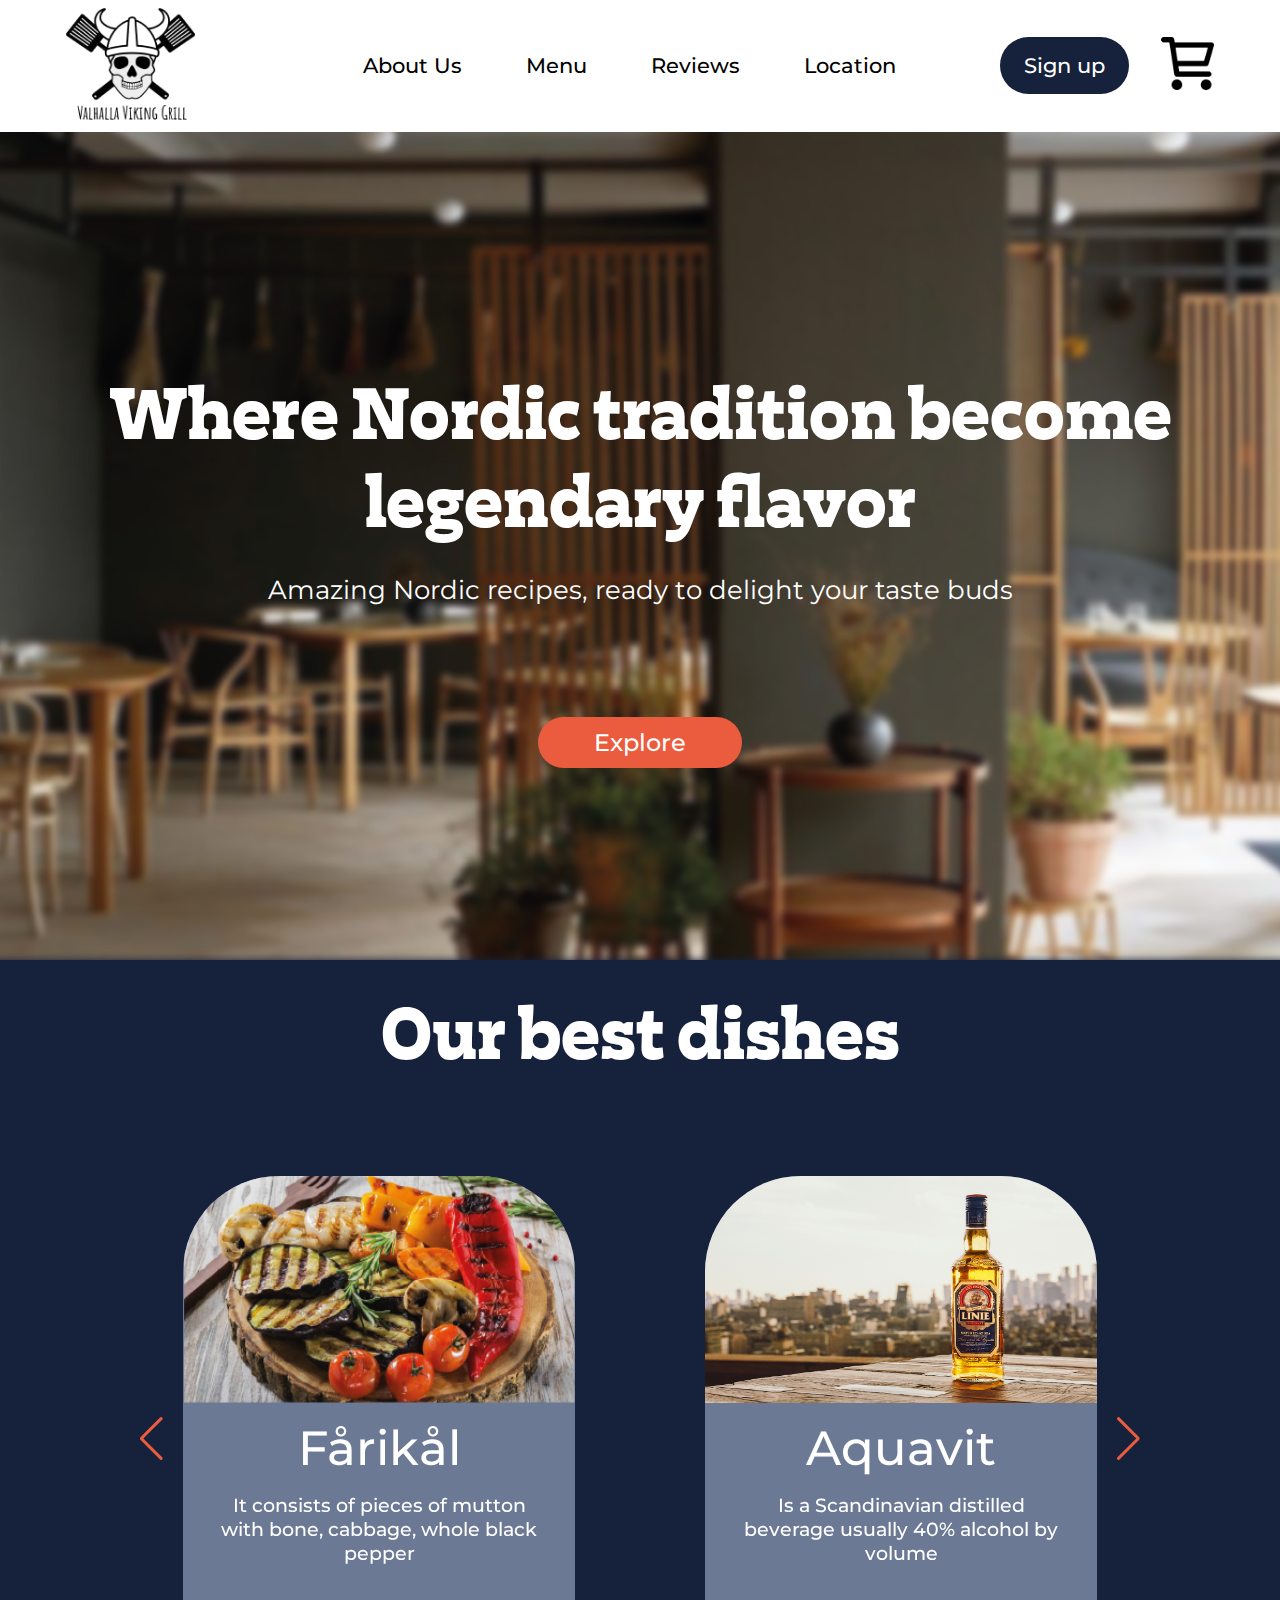
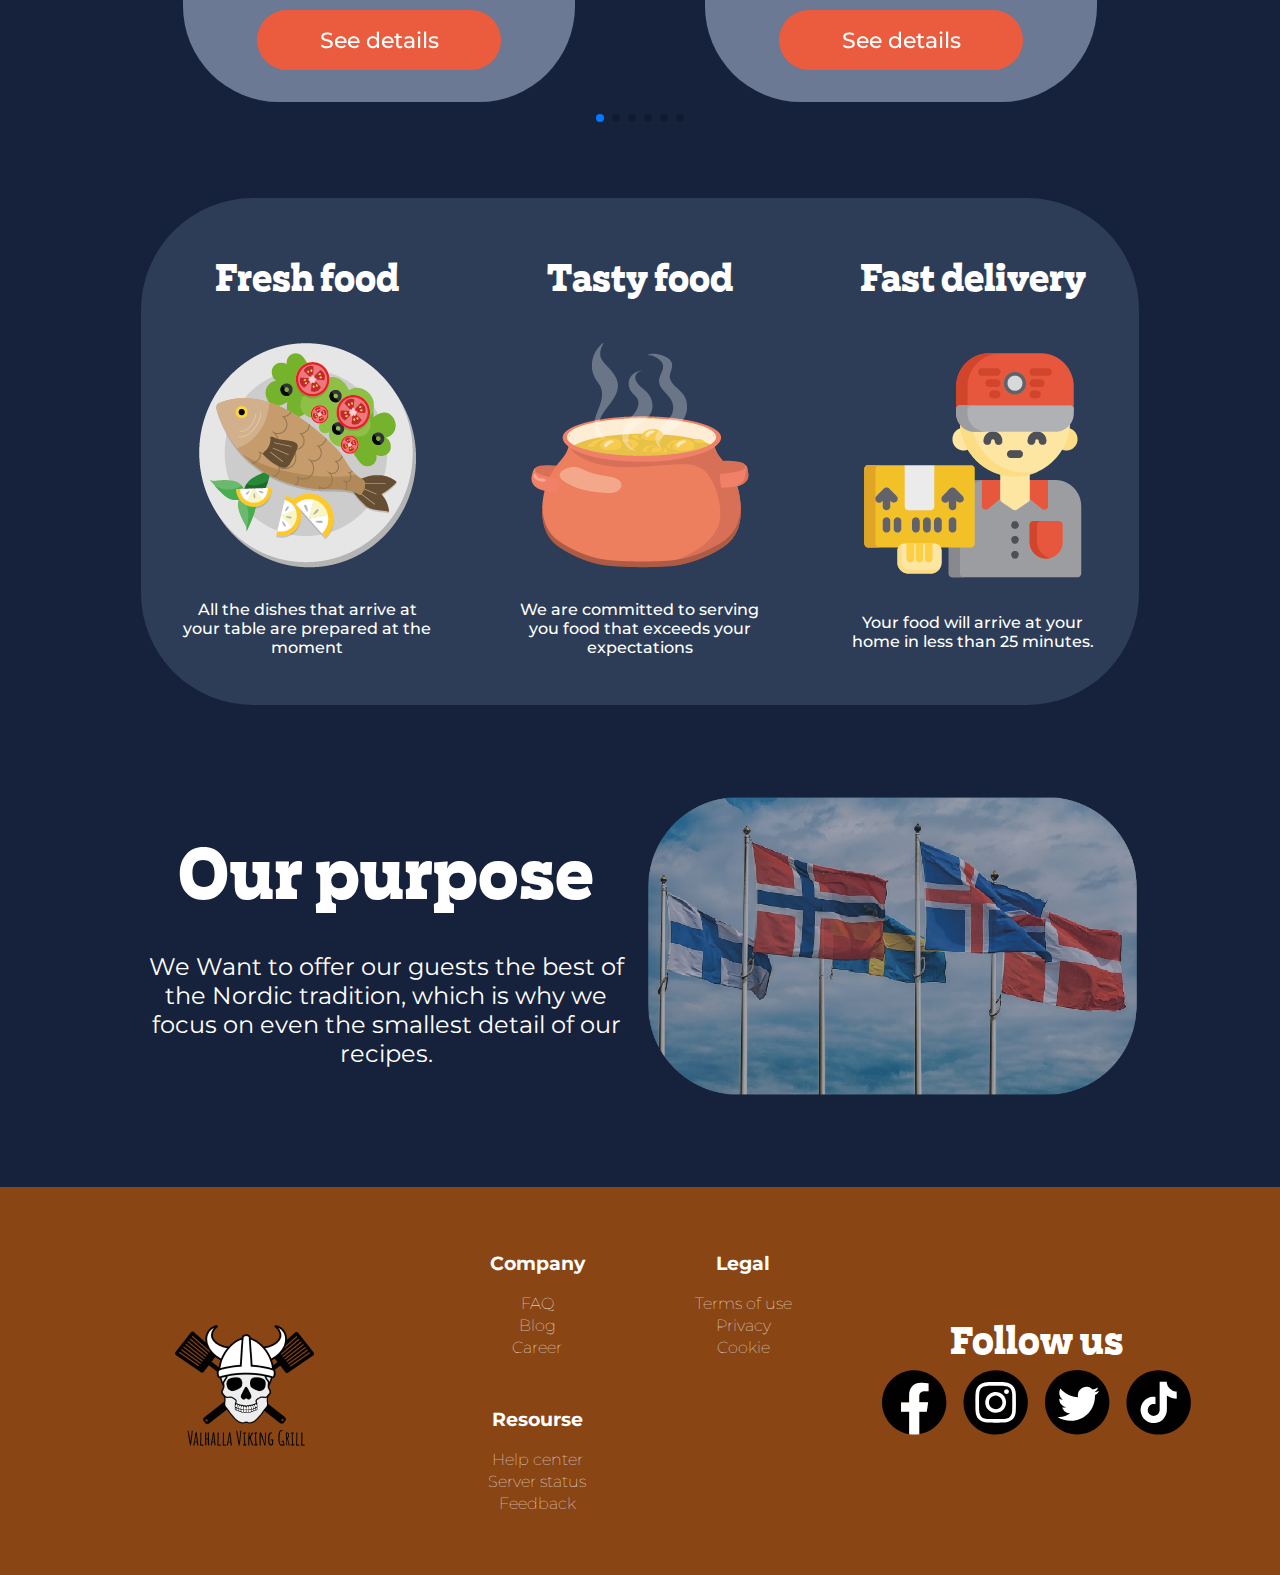
<file: index.html>
<!DOCTYPE html>
<html lang="en">

<head>
    <meta charset="UTF-8">
    <meta name="viewport" content="width=device-width, initial-scale=1.0">
    <title>Restaurant</title>

    <link rel="preconnect" href="https://fonts.googleapis.com">
    <link rel="preconnect" href="https://fonts.gstatic.com" crossorigin>
    <link href="https://fonts.googleapis.com/css2?family=Montserrat:wght@500&display=swap" rel="stylesheet">

    <link rel="stylesheet" href="https://cdn.jsdelivr.net/npm/swiper@10/swiper-bundle.min.css">

    <link rel="stylesheet" href="./css/main.css">

    <style>
        .swiper-hero {
            display: flex;
            width: 80vw;
            margin: auto;
            padding-bottom: 2rem;
            padding-top: 2rem;
            justify-content: center;
            margin-top: 4rem;
            margin-bottom: 4rem;
        }

        @media (max-width: 767.98px) {
            .swiper-hero {
                display: flex;
                width: 100%;
                margin: auto;
                justify-content: center;
                margin-top: 4rem;
                margin-bottom: 4rem;
            }

        }

        .swiper-hero .swiper-slide {
            width: 350px;
            display: flex;
            justify-content: center;
            /* Centra horizontalmente */
            align-items: center;
            /* Centra verticalmente */
            text-align: center;
        }
    </style>

</head>

<body>
    <header class="header-container">
        <nav class="top-nav">
            <a href="index.html"><img class="logo" src="./img/logo.png" alt="Restaurant logo"></a>
            <input class="mobile-check" type="checkbox">
            <label class="mobile-btn">
                <span></span>
            </label>
            <div class="navigation-lists">

                <ul class="navigation-list">
                    <li><img class="log-navigation-list" src="./img/logo.png" alt=""></li>
                    <li><a class="navigation-element" href="#">About Us</a></li>
                    <li><a class="navigation-element" href="menu.html">Menu</a></li>
                    <li><a class="navigation-element" href="#">Reviews</a></li>
                    <li><a class="navigation-element" href="#">Location</a></li>
                </ul>
                <ul class="navigation-list navigation-login">
                    <li><a class="sign-in navigation-element" href="#">Sign up</a></li>
                    <li>
                        <a class="navigation-element" href="#">
                            <img class="cart" src="./img/cart.png" alt="cart">
                        </a>
                    </li>
                </ul>
            </div>
        </nav>
        <h1 class="main-title">Where Nordic tradition become legendary flavor</h1>
        <p class="main-text">Amazing Nordic recipes, ready to delight your taste buds</p>
        <div class="btn-container">
            <a class="btn-explore" href="#featured">Explore</a>
        </div>
    </header>
    <main>


        <h2 id="featured" class="featured-text">Our best dishes</h2>
        <div class="swiper swiper-hero">
            <div class="swiper-wrapper">
                <!-- Slides -->
                <div class="swiper-slide">
                    <div class="food-container">
                      <img class= " featured-img" src="./img/food-example.png" alt="Food">
                        <h3 class="food-text">Fårikål</h3>
                        <p class="food-description"> It consists of pieces of mutton with bone, cabbage, whole black
                            pepper</p>
                        <a class="details-buttom" href="index2.html#buy">See details</a>
                    </div>

                </div>
                <div class="swiper-slide">
                    <div class="food-container">
                        <img class="featured-img" src="./img/Aquavit.jpg" alt="Food">
                        <h3 class="food-text">Aquavit</h3>
                        <p class="food-description">Is a Scandinavian distilled beverage usually 40% alcohol by volume</p>
                        <a class="details-buttom" href="index2.html#buy">See details</a>
                    </div>

                </div>
                <div class="swiper-slide">

                    <div class=" food-container">
                        <img class="featured-img" src="./img/dessert.jpg" alt="Food">
                        <h3 class="food-text">Galette</h3>
                        <p class="food-description">It can be had hot, warm ort is a Scandinavian distilled beverage usually 40% alcohol by volume</p>
                        <a class="details-buttom" href="index2.html#buy">See details</a>
                    </div>

                </div>

                <div class="swiper-slide">
                    <div class=" food-container">
                        <img class="featured-img" src="./img/food-example.png" alt="Food">
                        <h3 class="food-text">Fårikål</h3>
                        <p class="food-description"> It consists of pieces of mutton with bone, cabbage, whole black
                            pepper</p>
                        <a class="details-buttom" href="index2.html#buy">See details</a>
                    </div>

                </div>
                <div class="swiper-slide">

                    <div class=" food-container">
                        <img class="featured-img" src="./img/Aquavit.jpg" alt="Food">
                        <h3 class="food-text">Aquavit</h3>
                        <p class="food-description">Is a Scandinavian distilled beverage usually 40% alcohol by volume</p>
                        <a class="details-buttom" href="index2.html#buy">See details</a>
                    </div>

                </div>
                <div class="swiper-slide">

                    <div class=" food-container">
                        <img class="featured-img" src="./img/dessert.jpg" alt="Food">
                        <h3 class="food-text">Gallete</h3>
                        <p class="food-description">It can be had hot, warm ort is a Scandinavian distilled beverage usually 40% alcohol by volume</p>
                        <a class="details-buttom" href="index2.html#buy">See details</a>
                  </div>
                
              </div>    
            </div>
            <div class=" swiper-pagination">
                    </div>

                    <div class="swiper-button-prev"></div>
                    <div class="swiper-button-next"></div>
                </div>





                <div class="caracteristics-container">
                    <section class="center">
                        <h3 class="nv-md">Fresh food</h3>
                        <img src="./img/fish.png" alt="Fish-img" class="img-center">
                        <p class="ms-md">All the dishes that arrive at your table are prepared at the moment</p>
                    </section>
                    <section class="center">
                        <h3 class="nv-md">Tasty food</h3>
                        <img src="./img/pot.png" alt="Pot" class="img-center">
                        <p class="ms-md">We are committed to serving you food that exceeds your expectations </p>
                    </section>
                    <section class="center">
                        <h3 class="nv-md">Fast delivery</h3>
                        <img src="./img/delivery-man.png" alt="Delivery-man" class="img-center">
                        <p class="ms-md">Your food will arrive at your home in less than 25 minutes.</p>
                    </section>
                </div>


                <section class="our-porpuse-container">
                   <div>
                    <h2 class="featured-text">Our purpose</h2>
                    <p class="porpuse-text">
                        We Want to offer our guests the best
                        of the Nordic tradition, which is why
                        we focus on even the smallest detail
                        of our recipes.
                    </p>
                   </div> 
                    <img src="./img/flags.png" alt="flags images" class="flags-img">
                </section>


                <footer class="footer-container">
                    <div class="logo">
                        <img src="./img/logo.png" alt="">
                    </div>

                    <div class="footer-content">
                        <div class="footer-links">
                            <section>
                                <h3>Company</h3>
                                <ul class="nav-bottom-list">
                                    <li><a class="nav-bottom-link" href="#">FAQ</a></li>
                                    <li><a class="nav-bottom-link" href="#">Blog</a></li>
                                    <li><a class="nav-bottom-link" href="#">Career</a></li>
                                </ul>
                            </section>

                            <section>
                                <h3>Legal</h3>
                                <ul class="nav-bottom-list">
                                    <li><a class="nav-bottom-link" href="#">Terms of use</a></li>
                                    <li><a class="nav-bottom-link" href="#">Privacy</a></li>
                                    <li><a class="nav-bottom-link" href="#">Cookie</a></li>
                                </ul>
                            </section>

                            <section>
                                <h3>Resourse</h3>
                                <ul class="nav-bottom-list">
                                    <li><a class="nav-bottom-link" href="#">Help center</a></li>
                                    <li><a class="nav-bottom-link" href="#">Server status</a></li>
                                    <li><a class="nav-bottom-link" href="#">Feedback</a></li>
                                </ul>
                            </section>
                        </div>
                    </div>

                    <div class="follow-content">
                        <h3 class="follow-text">Follow us</h3>
                        <div class="social-network-links">
                            <a href=""> <img src="./img/facebook.svg" alt="" class="follow-img"></a>
                            <a href="https://www.instagram.com/sr.peregil97/"> <img src="./img/Group 28.svg" alt="" class="follow-img"></a>
                            <a href=""> <img src="./img/Group 29.svg" alt="" class="follow-img"></a>
                            <a href=""> <img src="./img/Group 30.svg" alt="" class="follow-img"></a>
                        </div>
                    </div>


                </footer>



    </main>

    <script src="https://cdn.jsdelivr.net/npm/swiper@8/swiper-bundle.min.js"></script>

    <script src="./js/main.js"></script>


</body>

</html>
</file>
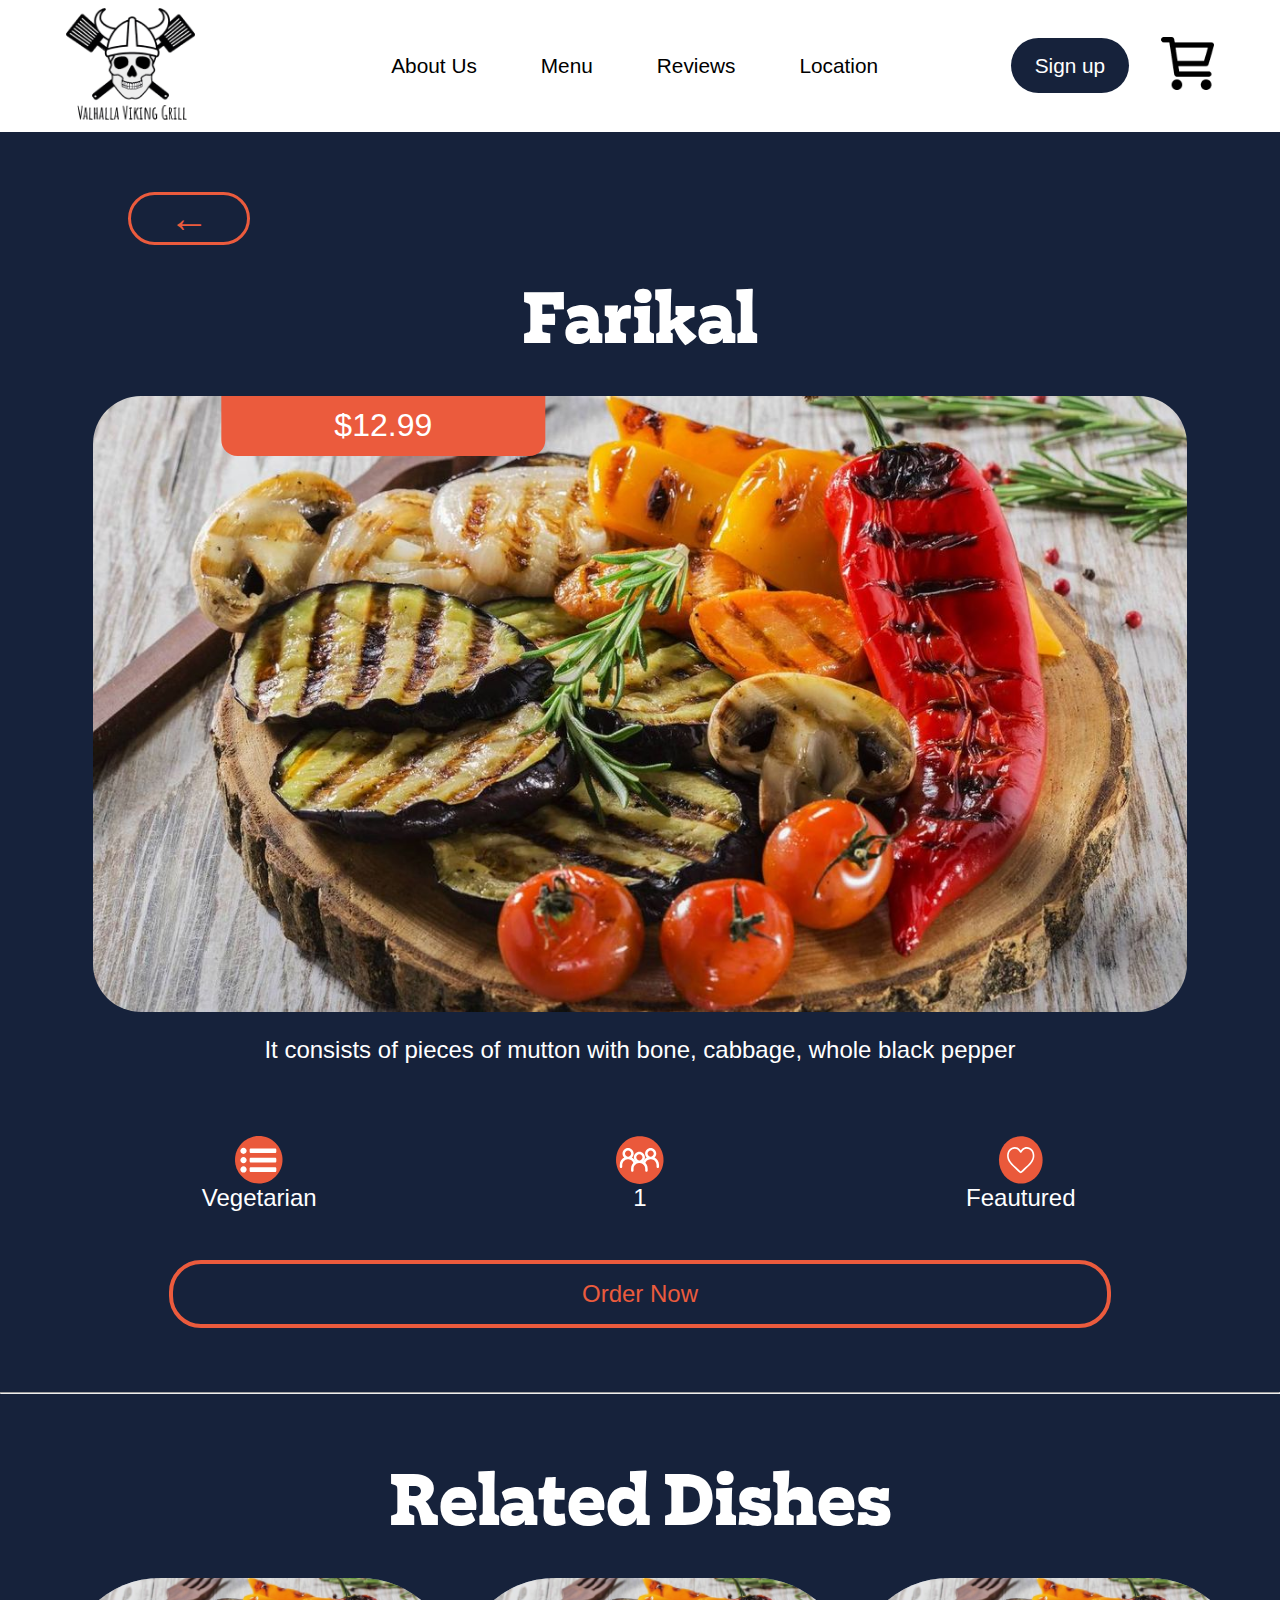
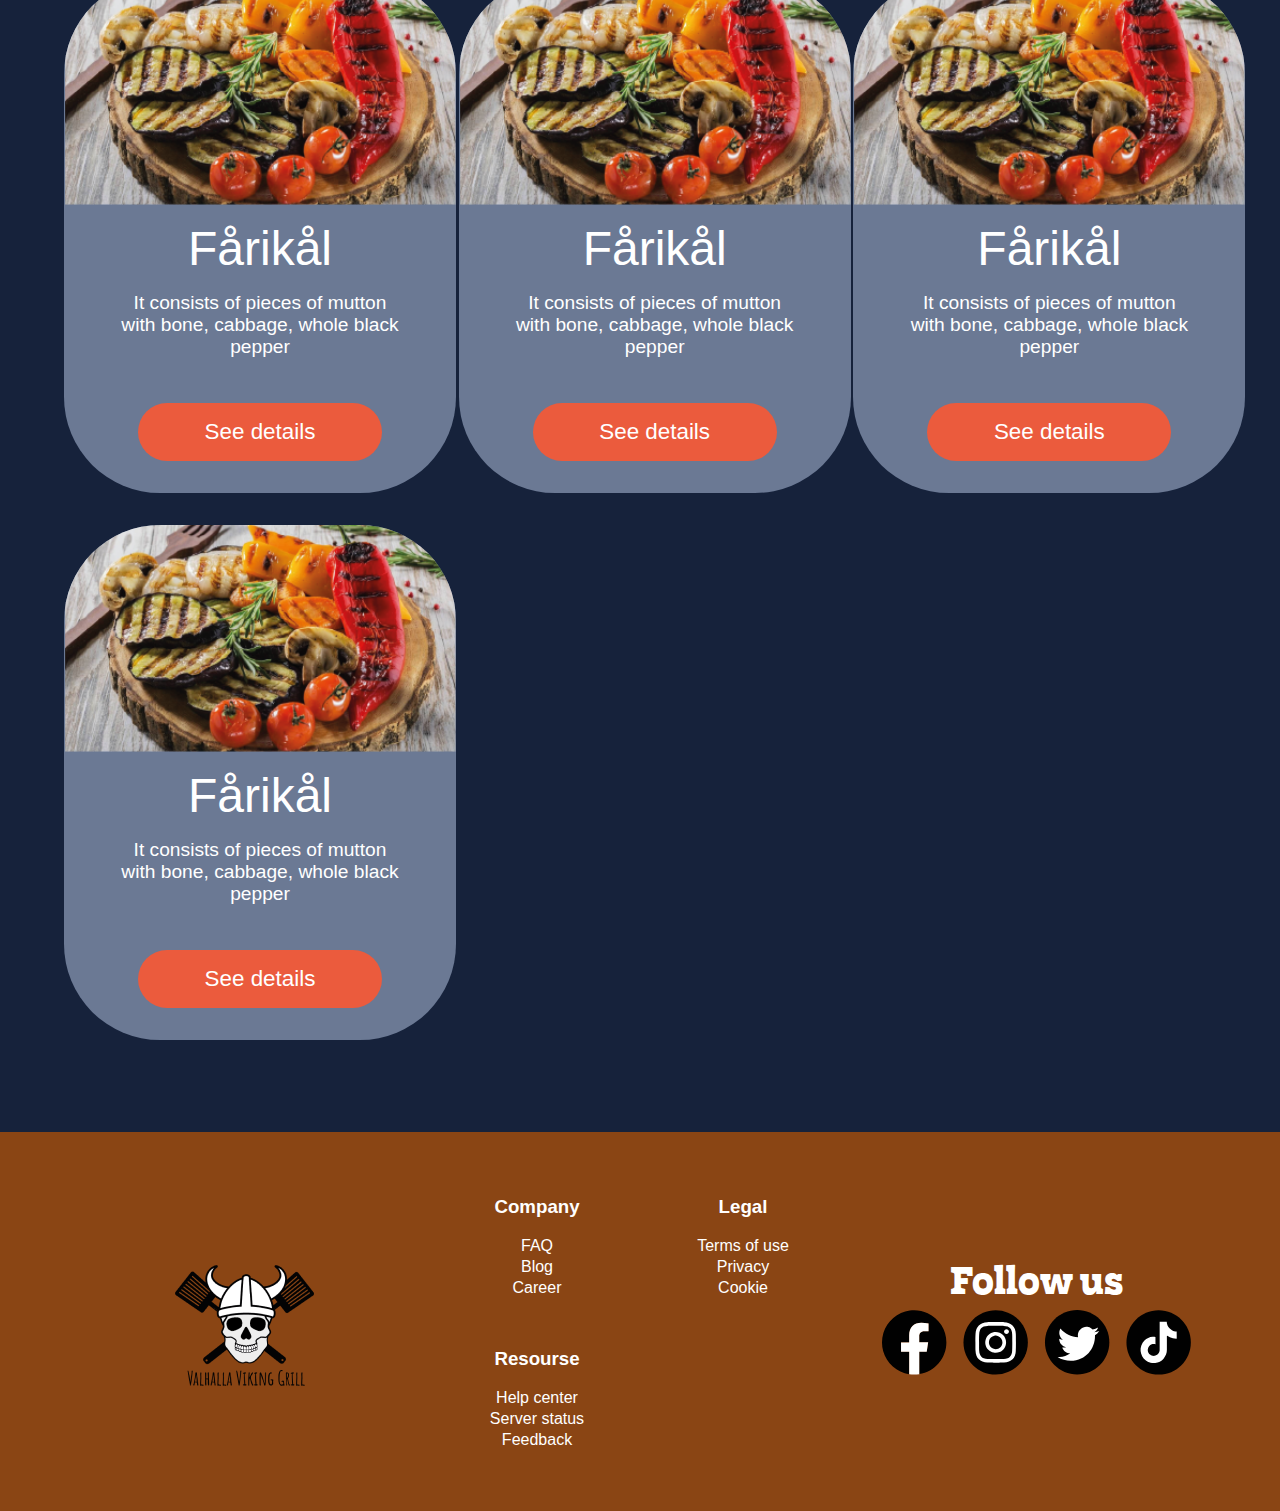
<file: index2.html>
<!DOCTYPE html>
<html lang="en">

<head>
    <meta charset="UTF-8">
    <meta name="viewport" content="width=device-width, initial-scale=1.0">
    <title>details</title>

    <link rel="stylesheet" href="./css/main.css">
</head>
<body>
    <header >
        <nav class="top-nav">
            <a href="index.html"><img class="logo" src="./img/logo.png" alt="Restaurant logo"></a>
            <input class="mobile-check" type="checkbox">
            <label class="mobile-btn">
                <span></span>
            </label>
            <div class="navigation-lists">
                <ul class="navigation-list">
                    <li><img class="log-navigation-list" src="./img/logo.png" alt=""></li>
                    <li><a class="navigation-element" href="#">About Us</a></li>
                    <li><a class="navigation-element" href="menu.html">Menu</a></li>
                    <li><a class="navigation-element" href="#">Reviews</a></li>
                    <li><a class="navigation-element" href="#">Location</a></li>
                </ul>
                <ul class="navigation-list navigation-login">
                    <li><a class="sign-in navigation-element" href="#">Sign up</a></li>
                    <li>
                        <a class="navigation-element" href="#">
                            <img class="cart" src="./img/cart.png" alt="cart">
                        </a>
                    </li>
                </ul>
            </div>
        </nav>
    </header>

    <main class="pag2">
        <button class="return-bottom">
            <a href="index.html" class="left-arrow">←</a>
        </button>


        <section id="buy" class="buy-dish-container">
            <h2 class="featured-text">Farikal</h2>
            <div class="img-thumb">
                <div class="dish-price-container">
                    <span class="dish-price">$12.99</span>
                </div>
                <img class="dishes-img" src="./img/f.png" alt="">
            </div>
            <p class="porpuse-text">It consists of pieces of mutton with bone, cabbage, whole black pepper</p>

            <section class="tags-container">
                <div class="tag">
                    <img class="tag-img" src="./img/categories.svg" alt="">
                    <span class="porpuse-text"> Vegetarian</span>
                </div>
                <div class="tag">
                    <img class="tag-img" src="./img/people.svg" alt="">
                    <span class="porpuse-text"> 1 </span>
                </div>
                <div class="tag">
                    <img class="tag-img" src="./img/heart.svg" alt="">
                    <span class="porpuse-text"> Feautured</span>
                </div>
            </section>
            <a class="order-now-bottom" href="">Order Now</a>
        </section>
        <hr class="line">
        <section class="realated-dishes-container">
            <h2 class="featured-text">Related Dishes</h2>
            <div class="category-container">
                <div class="food-container">
                    <img class="featured-img" src="./img/food-example.png" alt="Food">
                    <h3 class="food-text">Fårikål</h3>
                    <p class="food-description"> It consists of pieces of mutton with bone, cabbage, whole black pepper
                    </p>
                    <a class="details-buttom" href="index2.html">See details</a>
                </div>
                <div class="food-container">
                    <img class="featured-img" src="./img/food-example.png" alt="Food">
                    <h3 class="food-text">Fårikål</h3>
                    <p class="food-description"> It consists of pieces of mutton with bone, cabbage, whole black pepper
                    </p>
                    <a class="details-buttom" href="index2.html">See details</a>
                </div>
                <div class="food-container">
                    <img class="featured-img" src="./img/food-example.png" alt="Food">
                    <h3 class="food-text">Fårikål</h3>
                    <p class="food-description"> It consists of pieces of mutton with bone, cabbage, whole black pepper
                    </p>
                    <a class="details-buttom" href="index2.html">See details</a>
                </div>

                <div class="food-container">
                    <img class="featured-img" src="./img/food-example.png" alt="Food">
                    <h3 class="food-text">Fårikål</h3>
                    <p class="food-description"> It consists of pieces of mutton with bone, cabbage, whole black pepper
                    </p>
                    <a class="details-buttom" href="index2.html">See details</a>
                </div>
            </div>
        </section>

        <footer class="footer-container">
            <section class="logo">
                <img src="./img/logo.png" alt="">
            </section>

            <div class="footer-content">
                <div class="footer-links">
                    <section>
                        <h3>Company</h3>
                        <ul class="nav-bottom-list">
                            <li><a class="nav-bottom-link" href="#">FAQ</a></li>
                            <li><a class="nav-bottom-link" href="#">Blog</a></li>
                            <li><a class="nav-bottom-link" href="#">Career</a></li>
                        </ul>
                    </section>

                    <section>
                        <h3>Legal</h3>
                        <ul class="nav-bottom-list">
                            <li><a class="nav-bottom-link" href="#">Terms of use</a></li>
                            <li><a class="nav-bottom-link" href="#">Privacy</a></li>
                            <li><a class="nav-bottom-link" href="#">Cookie</a></li>
                        </ul>
                    </section>

                    <section>
                        <h3>Resourse</h3>
                        <ul class="nav-bottom-list">
                            <li><a class="nav-bottom-link" href="#">Help center</a></li>
                            <li><a class="nav-bottom-link" href="#">Server status</a></li>
                            <li><a class="nav-bottom-link" href="#">Feedback</a></li>
                        </ul>
                    </section>
                </div>
            </div>

            <div class="follow-content">
                <h3 class="follow-text">Follow us</h3>
                <div class="social-network-links">
                    <a href=""> <img src="./img/facebook.svg" alt="" class="follow-img"></a>
                    <a href=""> <img src="./img/Group 28.svg" alt=""class="follow-img"></a>
                    <a href=""> <img src="./img/Group 29.svg" alt=""class="follow-img"></a>
                    <a href=""> <img src="./img/Group 30.svg" alt=""class="follow-img"></a>
                </div>
            </div>


        </footer>

    </main>



</body>

</html>
</file>
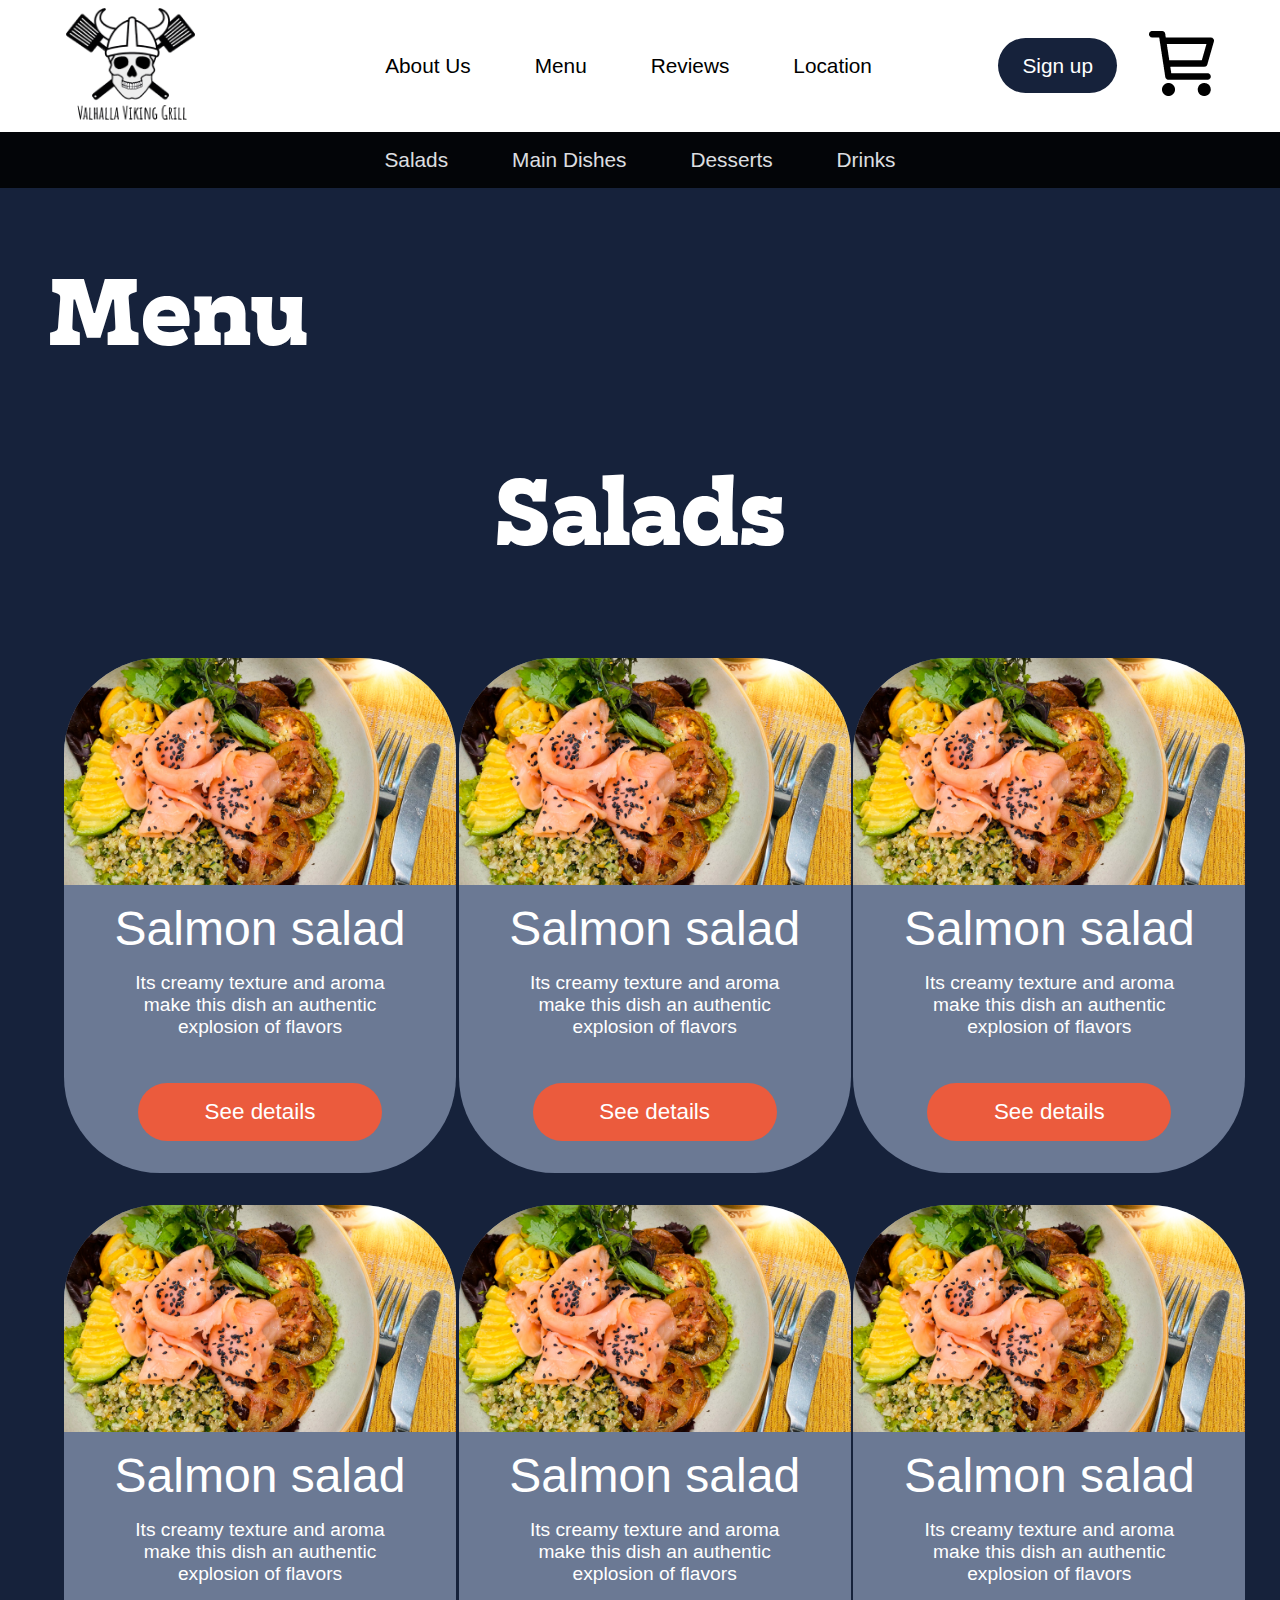
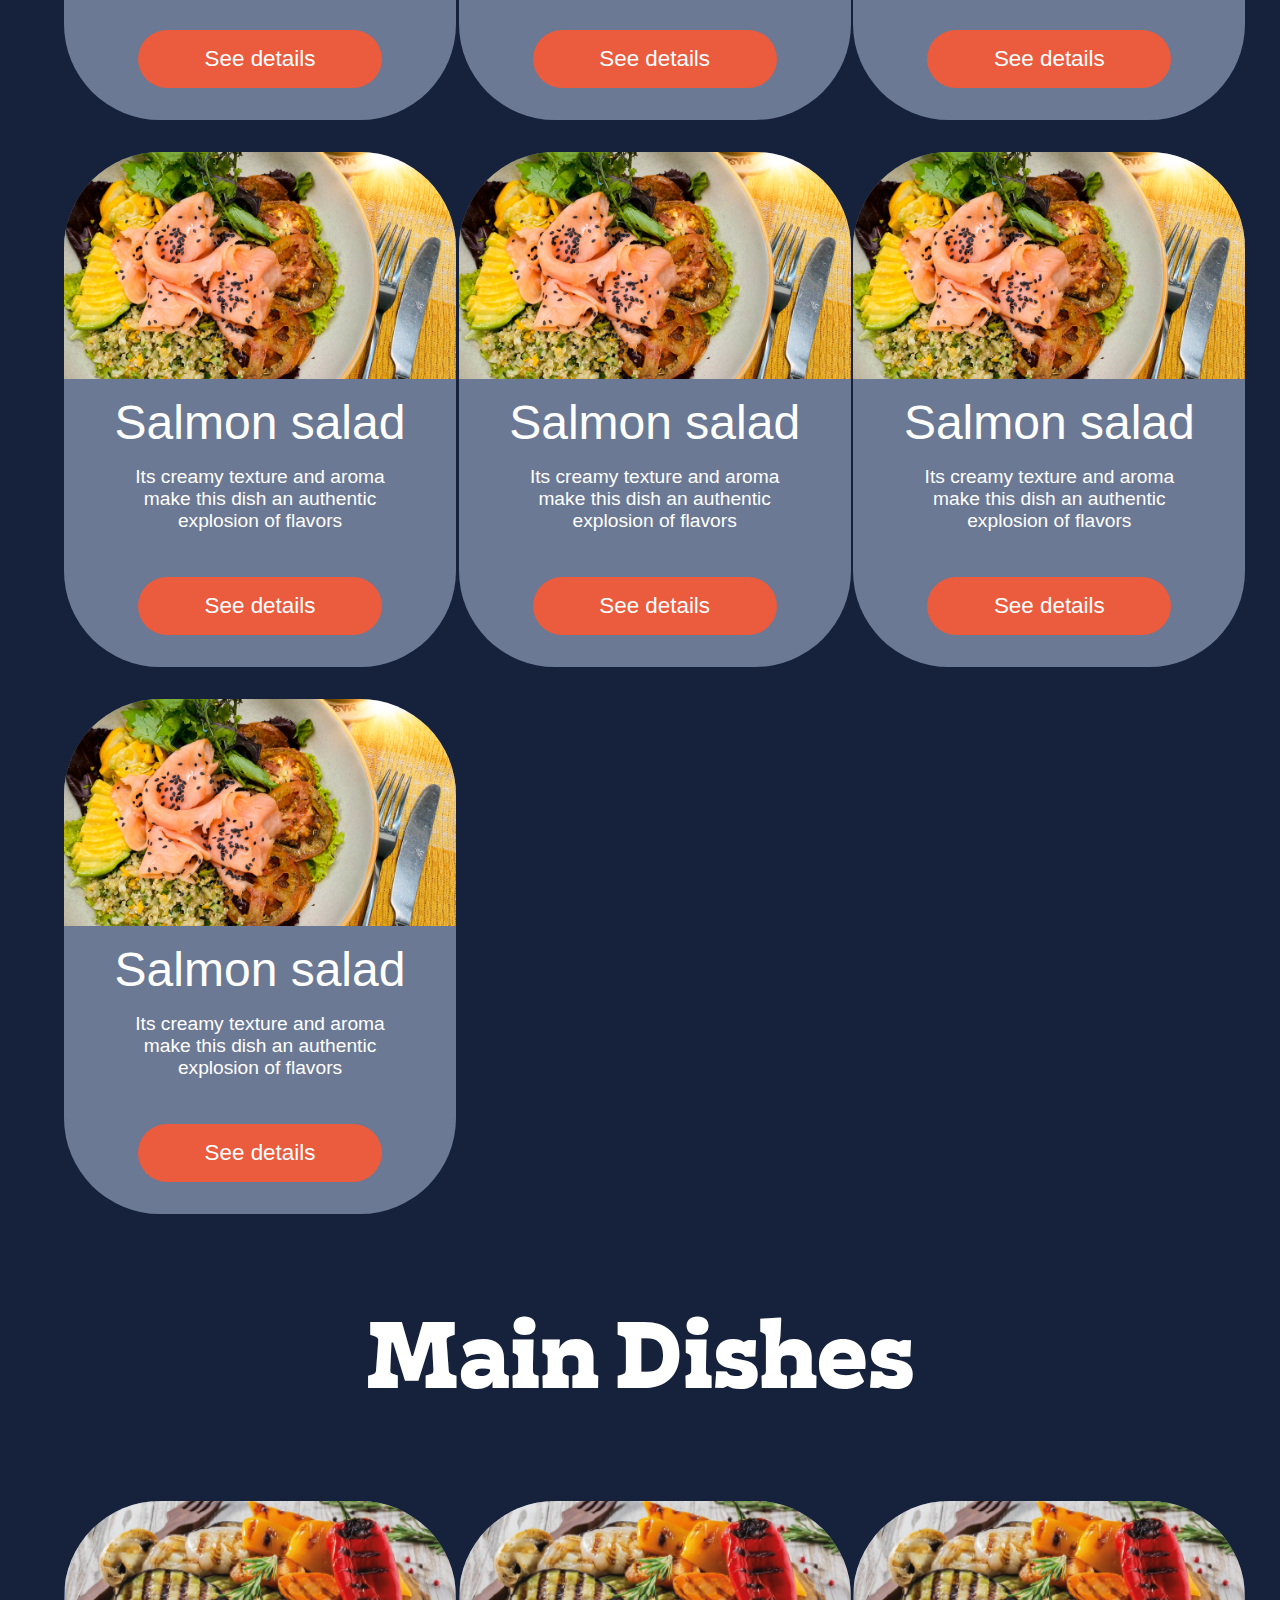
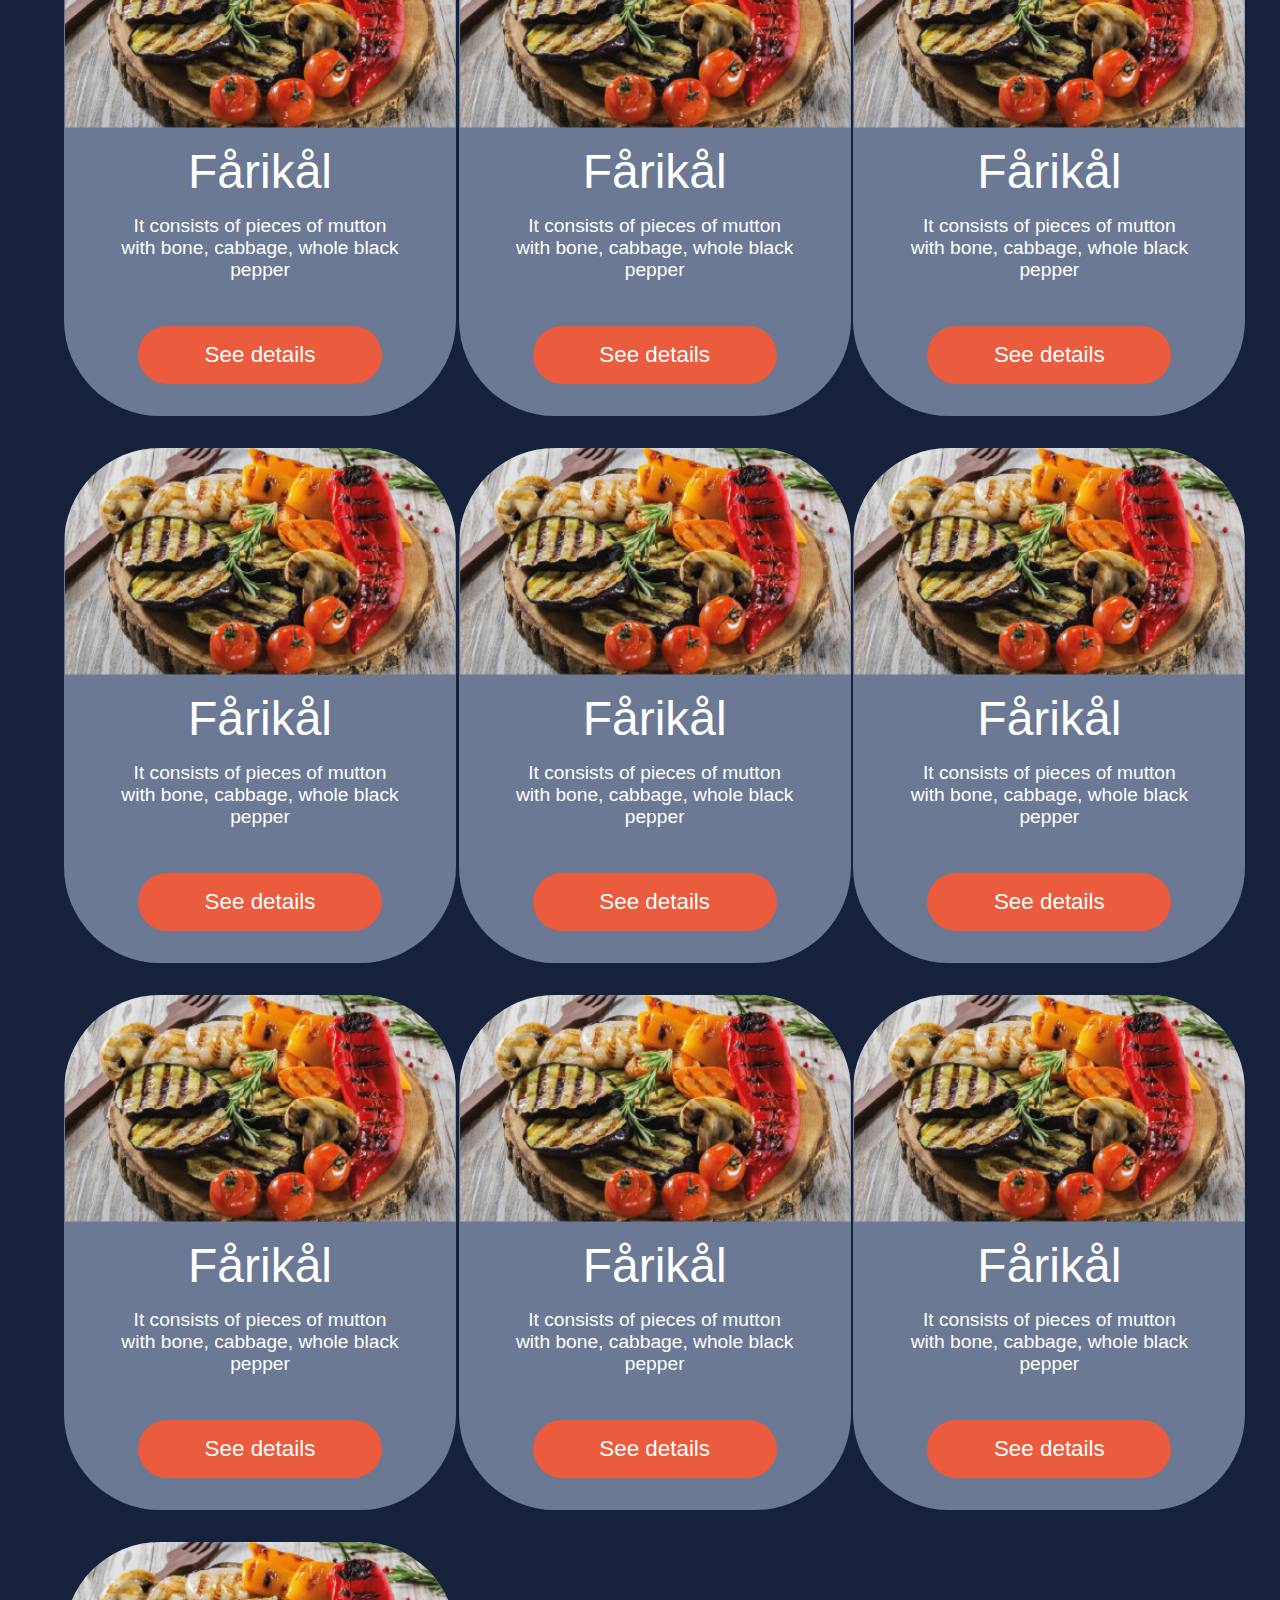
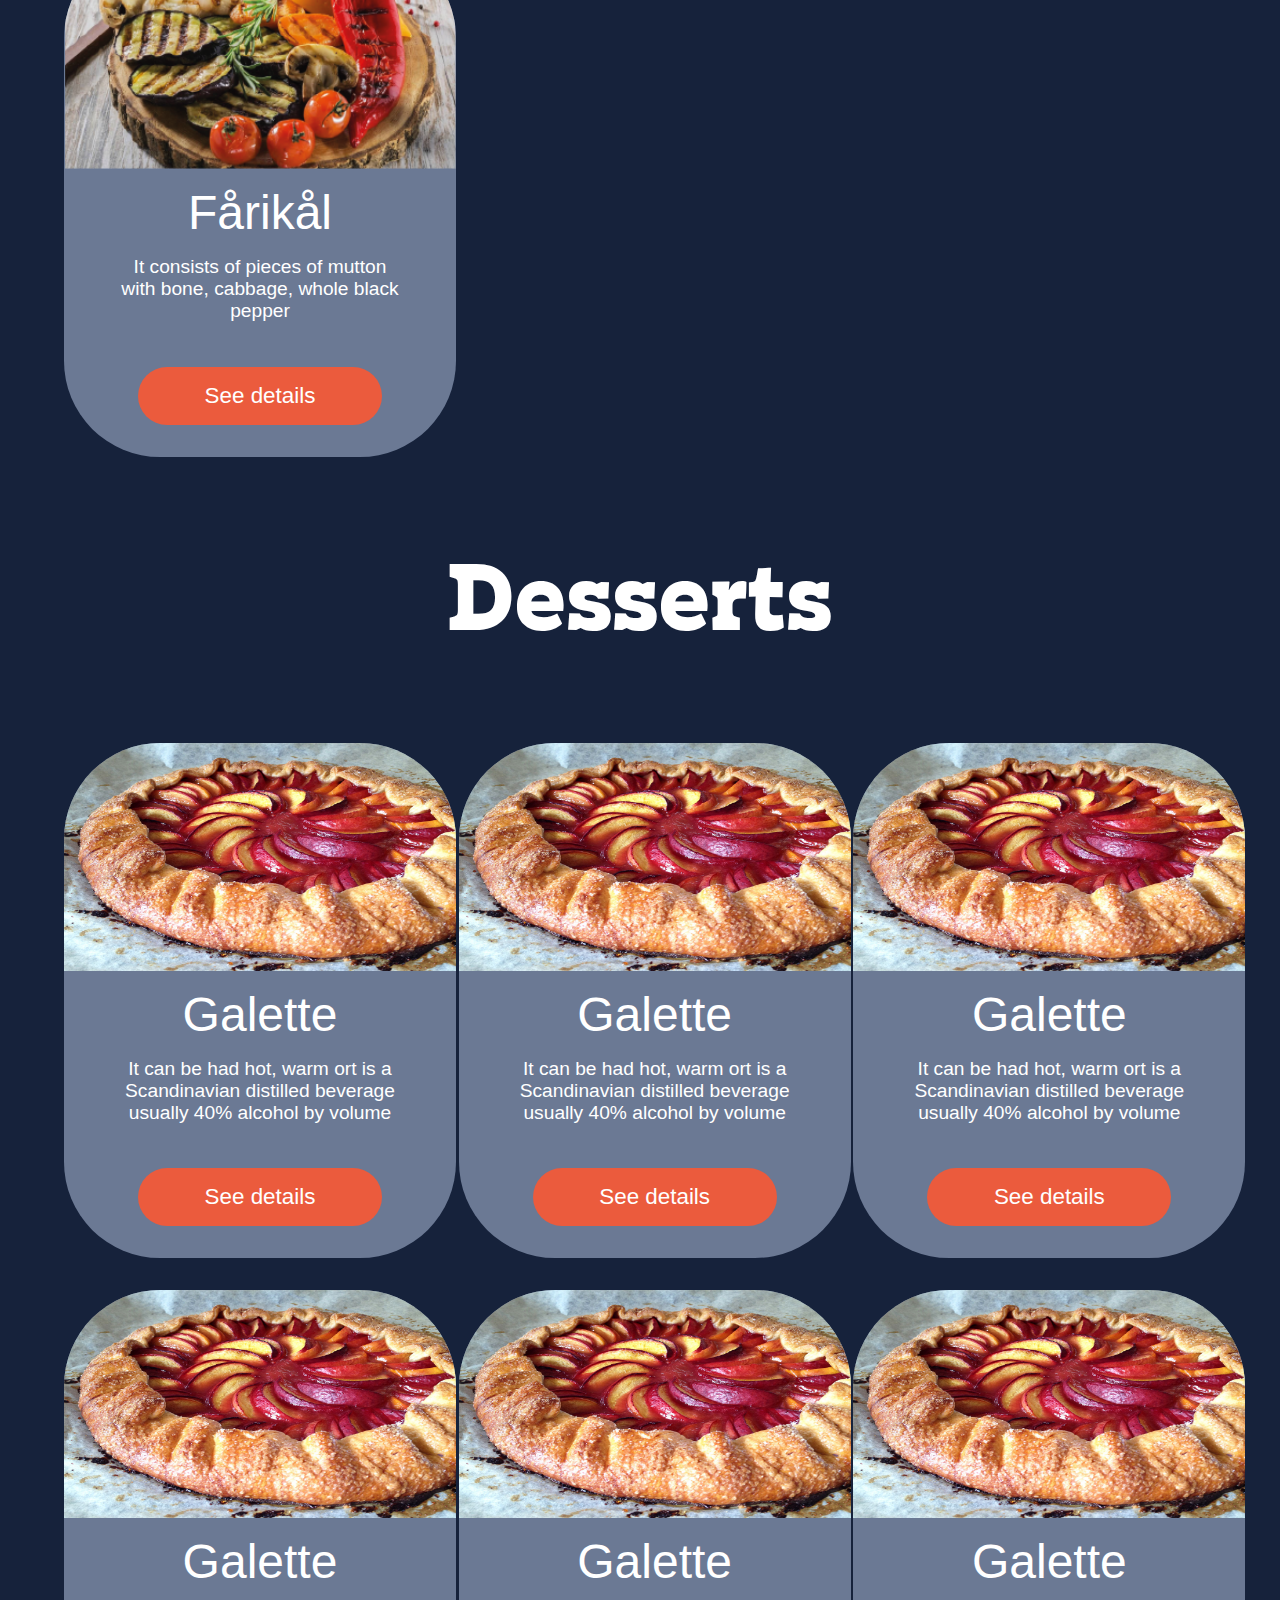
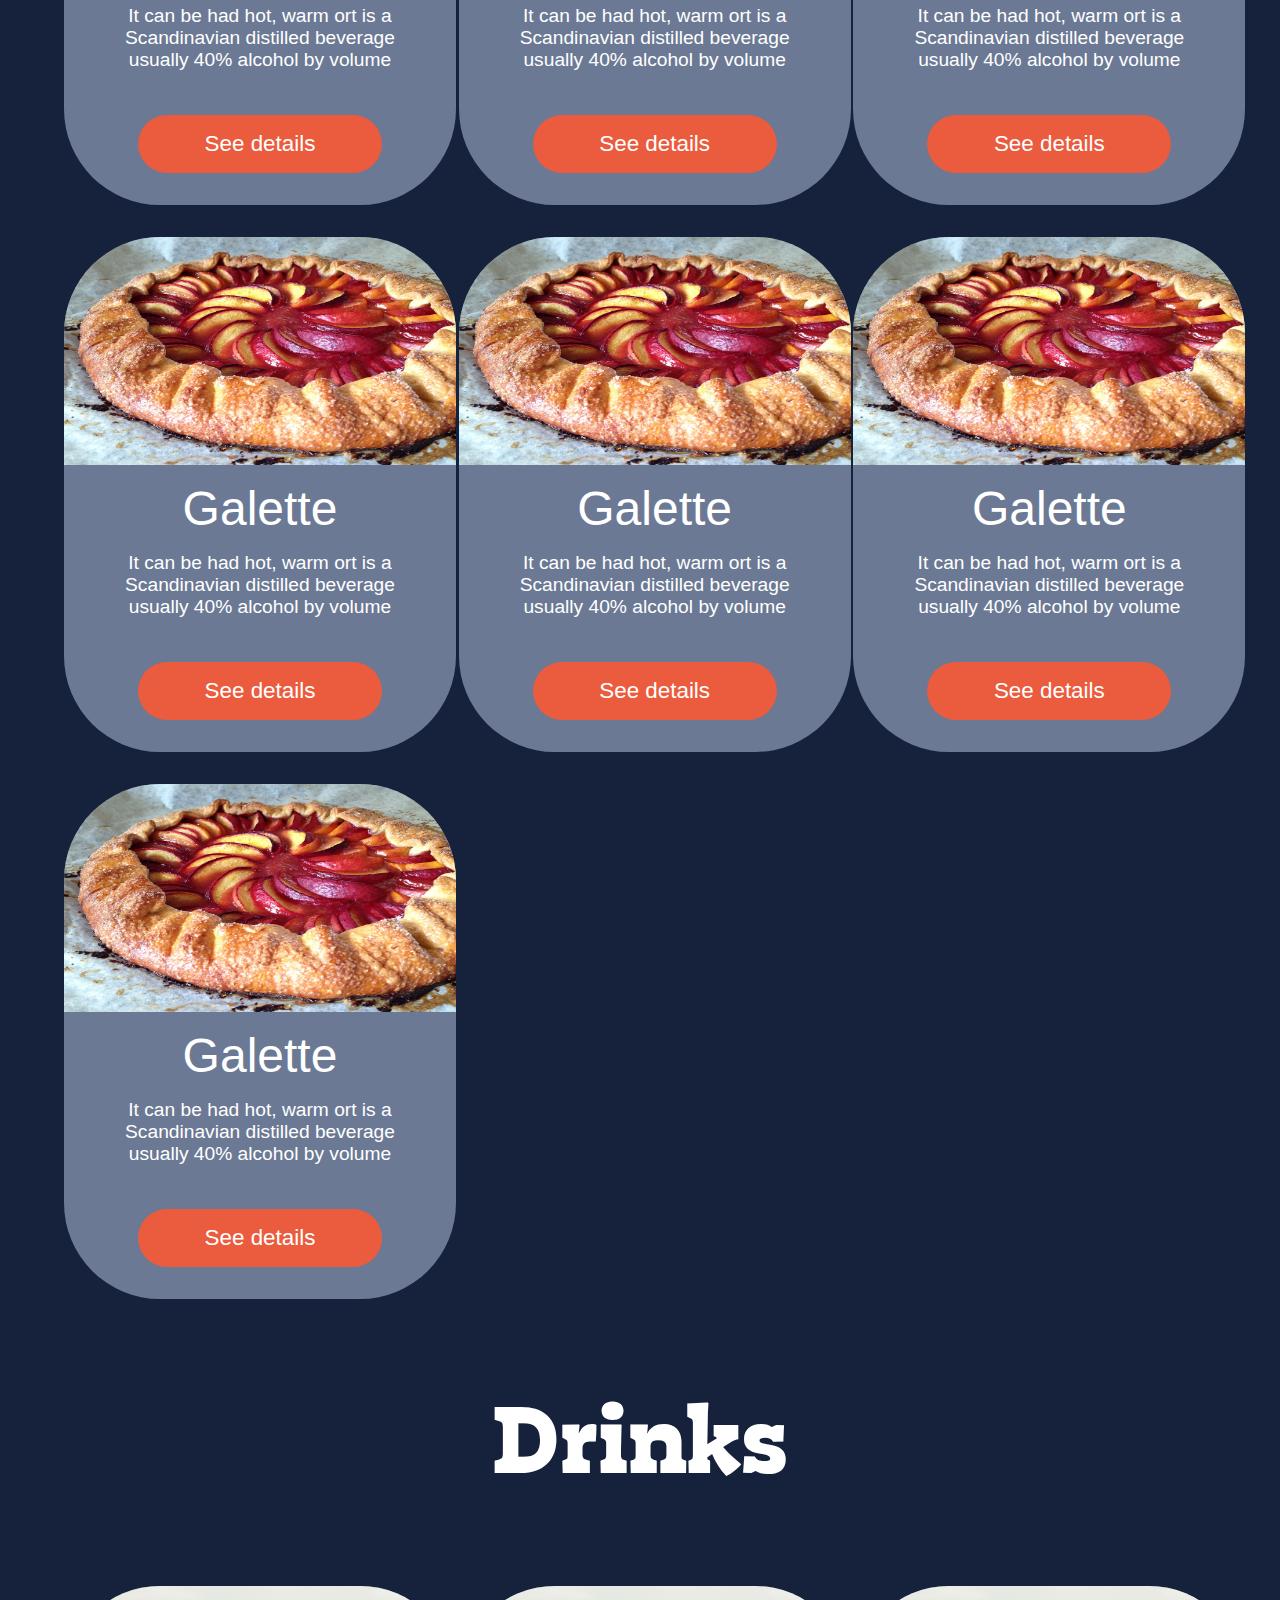
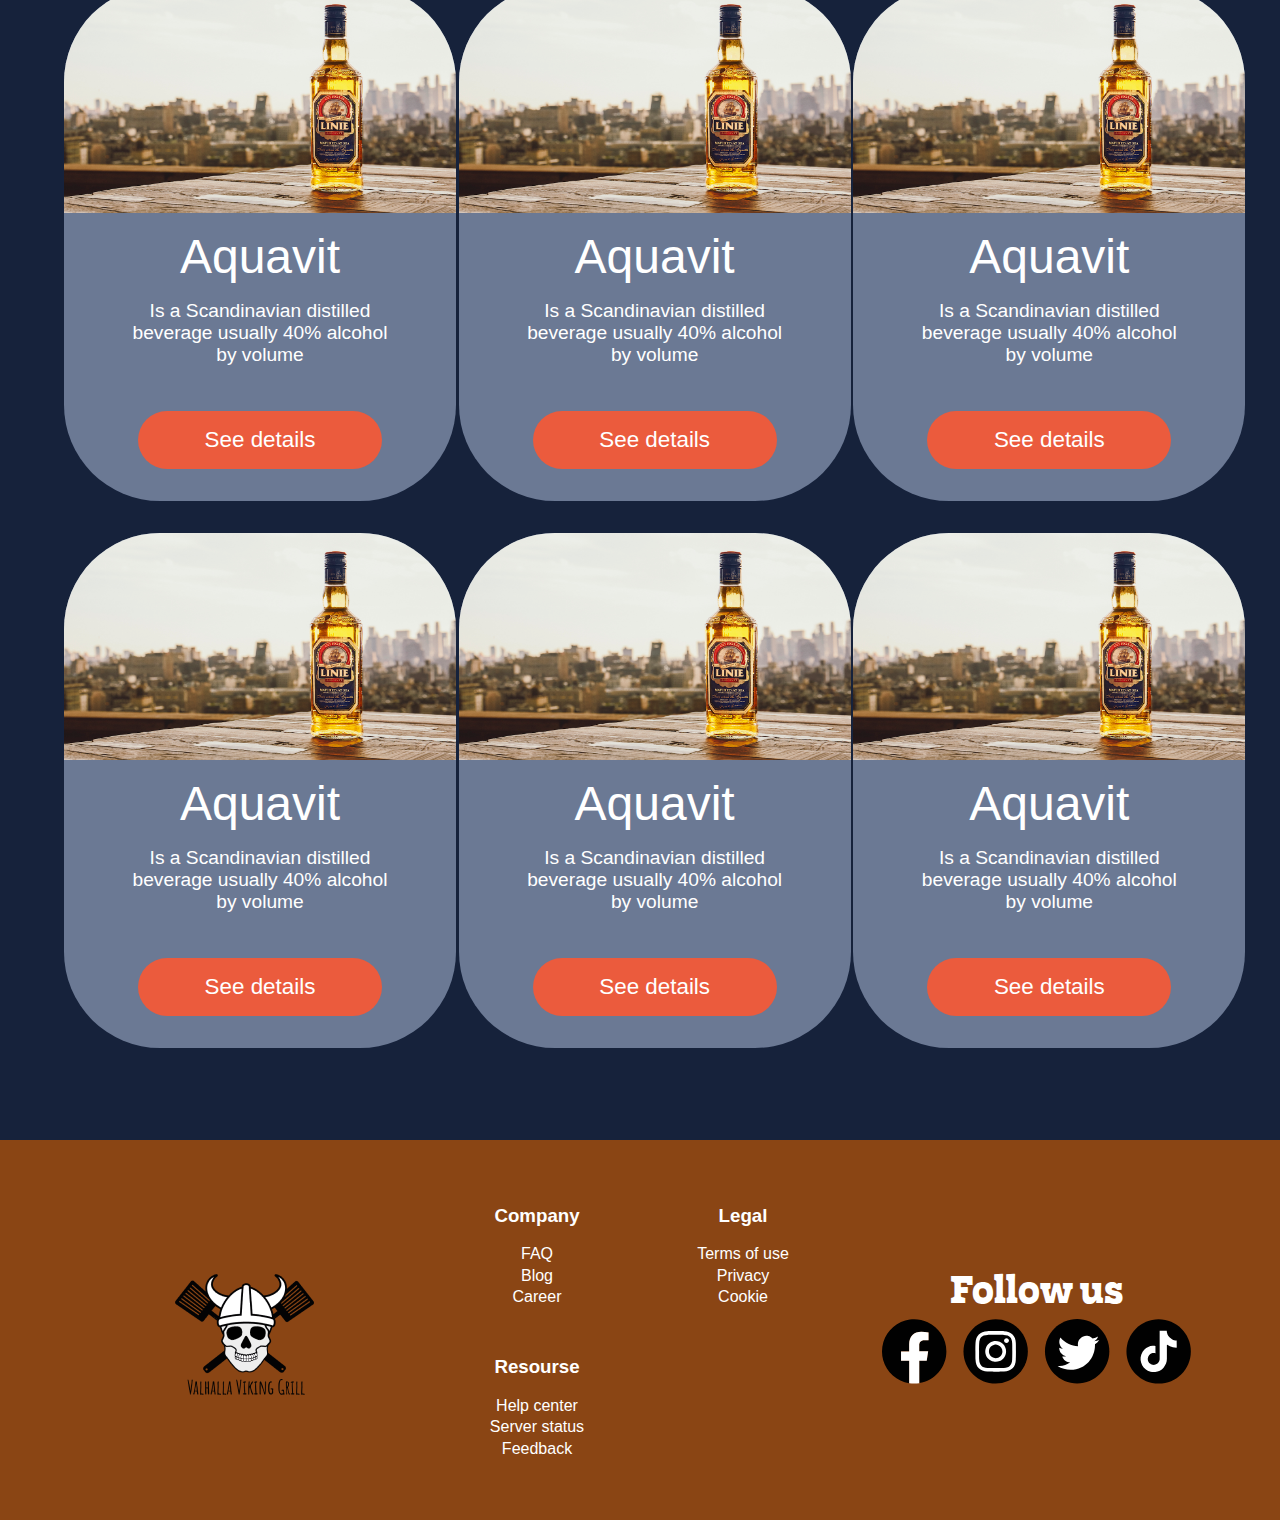
<file: menu.html>
<!DOCTYPE html>
<html lang="en">
<head>
    <meta charset="UTF-8">
    <meta name="viewport" content="width=device-width, initial-scale=1.0">
    <title>menu</title>
    <link rel="stylesheet" href="./css/main.css">
</head>
<body class="body">
    <nav class="top-nav">
        <a href="index.html"><img class="logo" src="./img/logo.png" alt="Restaurant logo"></a>
        <input class="mobile-check" type="checkbox">
            <label class="mobile-btn">
                <span></span>
            </label>
        <div class="navigation-lists">
        <ul class="navigation-list">
            <li><img class="log-navigation-list" src="./img/logo.png" alt=""></li>
            <li><a class="navigation-element" href="#">About Us</a></li>
            <li><a class="navigation-element" href="#">Menu</a></li>
            <li><a class="navigation-element" href="#">Reviews</a></li>
            <li><a class="navigation-element" href="#">Location</a></li>
        </ul>
        <ul class="navigation-list navigation-login">
            <li><a class="sign-in navigation-element" href="#">Sign up</a></li>
            <li>
                <a class="navigation-element" href="#">
                    <img clasAquavit" src="./img/cart.png" alt="cart">
                </a>
            </li>
        </ul>
        </div>
    </nav>
    <nav id="nav-category" class="navigation-category">
        <div  class="navigation-category-div">
            <ul class="navigation-list">
                <li><a class="navigation-element navigation-category-element" href="#salads">Salads</a></li>
                <li><a class="navigation-element navigation-category-element" href="#main-dishes">Main Dishes</a></li>
                <li><a class="navigation-element navigation-category-element" href="#desserts">Desserts</a></li>
                <li><a class="navigation-element navigation-category-element" href="#drinks">Drinks</a></li>
            </ul>
        </div>
    </nav>
    <h1 class="menu-title">Menu</h1>
    <section class="category-section">
    <h2 id="salads" class="category-title">Salads</h2>
    <div class="category-container">
        <div class="food-container">
            <img class= "featured-img" src="./img/salad.jpg" alt="Food" >
            <h3 class="food-text">Salmon salad</h3>
            <p class="food-description">Its creamy texture and aroma make this dish an authentic explosion of flavors</p>
            <a class="details-buttom" href="index2.html">See details</a>
        </div>
        <div class="food-container">
            <img class= "featured-img" src="./img/salad.jpg" alt="Food" >
            <h3 class="food-text">Salmon salad</h3>
            <p class="food-description">Its creamy texture and aroma make this dish an authentic explosion of flavors</p>
            <a class="details-buttom" href="index2.html">See details</a>
        </div>
        <div class="food-container">
            <img class= "featured-img" src="./img/salad.jpg" alt="Food" >
            <h3 class="food-text">Salmon salad</h3>
            <p class="food-description">Its creamy texture and aroma make this dish an authentic explosion of flavors</p>
            <a class="details-buttom" href="index2.html">See details</a>
        </div>
        <div class="food-container">
            <img class= "featured-img" src="./img/salad.jpg" alt="Food" >
            <h3 class="food-text">Salmon salad</h3>
            <p class="food-description">Its creamy texture and aroma make this dish an authentic explosion of flavors</p>
            <a class="details-buttom" href="index2.html">See details</a>
        </div>
        <div class="food-container">
            <img class= "featured-img" src="./img/salad.jpg" alt="Food" >
            <h3 class="food-text">Salmon salad</h3>
            <p class="food-description">Its creamy texture and aroma make this dish an authentic explosion of flavors</p>
            <a class="details-buttom" href="index2.html">See details</a>
        </div>
        <div class="food-container">
            <img class= "featured-img" src="./img/salad.jpg" alt="Food" >
            <h3 class="food-text">Salmon salad</h3>
            <p class="food-description">Its creamy texture and aroma make this dish an authentic explosion of flavors</p>
            <a class="details-buttom" href="index2.html">See details</a>
        </div>
        <div class="food-container">
            <img class= "featured-img" src="./img/salad.jpg" alt="Food" >
            <h3 class="food-text">Salmon salad</h3>
            <p class="food-description">Its creamy texture and aroma make this dish an authentic explosion of flavors</p>
            <a class="details-buttom" href="index2.html">See details</a>
        </div>
        <div class="food-container">
            <img class= "featured-img" src="./img/salad.jpg" alt="Food" >
            <h3 class="food-text">Salmon salad</h3>
            <p class="food-description">Its creamy texture and aroma make this dish an authentic explosion of flavors</p>
            <a class="details-buttom" href="index2.html">See details</a>
        </div>
        <div class="food-container">
            <img class= "featured-img" src="./img/salad.jpg" alt="Food" >
            <h3 class="food-text">Salmon salad</h3>
            <p class="food-description">Its creamy texture and aroma make this dish an authentic explosion of flavors</p>
            <a class="details-buttom" href="index2.html">See details</a>
        </div>
        <div class="food-container">
            <img class= "featured-img" src="./img/salad.jpg" alt="Food" >
            <h3 class="food-text">Salmon salad</h3>
            <p class="food-description">Its creamy texture and aroma make this dish an authentic explosion of flavors</p>
            <a class="details-buttom" href="index2.html">See details</a>
        </div>
    </div>
</section>

<section class="category-section">
    <h2 id="main-dishes" class="category-title">Main Dishes</h2>
    <div class="category-container">
        <div class="food-container">
            <img class= "featured-img" src="./img/food-example.png" alt="Food" >
            <h3 class="food-text">Fårikål</h3>
            <p class="food-description"> It consists of pieces of mutton with bone, cabbage, whole black pepper</p>
            <a class="details-buttom" href="index2.html">See details</a>
        </div>
        <div class="food-container">
            <img class= "featured-img" src="./img/food-example.png" alt="Food" >
            <h3 class="food-text">Fårikål</h3>
            <p class="food-description"> It consists of pieces of mutton with bone, cabbage, whole black pepper</p>
            <a class="details-buttom" href="index2.html">See details</a>
        </div>
        <div class="food-container">
            <img class= "featured-img" src="./img/food-example.png" alt="Food" >
            <h3 class="food-text">Fårikål</h3>
            <p class="food-description"> It consists of pieces of mutton with bone, cabbage, whole black pepper</p>
            <a class="details-buttom" href="index2.html">See details</a>
        </div>
        <div class="food-container">
            <img class= "featured-img" src="./img/food-example.png" alt="Food" >
            <h3 class="food-text">Fårikål</h3>
            <p class="food-description"> It consists of pieces of mutton with bone, cabbage, whole black pepper</p>
            <a class="details-buttom" href="index2.html">See details</a>
        </div>
        <div class="food-container">
            <img class= "featured-img" src="./img/food-example.png" alt="Food" >
            <h3 class="food-text">Fårikål</h3>
            <p class="food-description"> It consists of pieces of mutton with bone, cabbage, whole black pepper</p>
            <a class="details-buttom" href="index2.html">See details</a>
        </div>
        <div class="food-container">
            <img class= "featured-img" src="./img/food-example.png" alt="Food" >
            <h3 class="food-text">Fårikål</h3>
            <p class="food-description"> It consists of pieces of mutton with bone, cabbage, whole black pepper</p>
            <a class="details-buttom" href="index2.html">See details</a>
        </div>
        <div class="food-container">
            <img class= "featured-img" src="./img/food-example.png" alt="Food" >
            <h3 class="food-text">Fårikål</h3>
            <p class="food-description"> It consists of pieces of mutton with bone, cabbage, whole black pepper</p>
            <a class="details-buttom" href="index2.html">See details</a>
        </div>
        <div class="food-container">
            <img class= "featured-img" src="./img/food-example.png" alt="Food" >
            <h3 class="food-text">Fårikål</h3>
            <p class="food-description"> It consists of pieces of mutton with bone, cabbage, whole black pepper</p>
            <a class="details-buttom" href="index2.html">See details</a>
        </div>
        <div class="food-container">
            <img class= "featured-img" src="./img/food-example.png" alt="Food" >
            <h3 class="food-text">Fårikål</h3>
            <p class="food-description"> It consists of pieces of mutton with bone, cabbage, whole black pepper</p>
            <a class="details-buttom" href="index2.html">See details</a>
        </div>
        <div class="food-container">
            <img class= "featured-img" src="./img/food-example.png" alt="Food" >
            <h3 class="food-text">Fårikål</h3>
            <p class="food-description"> It consists of pieces of mutton with bone, cabbage, whole black pepper</p>
            <a class="details-buttom" href="index2.html">See details</a>
        </div>
    </div>
</section>
<section class="category-section">
    <h2 id="desserts" class="category-title">Desserts</h2>
    <div class="category-container">
        <div class="food-container">
            <img class= "featured-img" src="./img/dessert.jpg" alt="Food" > 
            <h3 class="food-text">Galette</h3>
            <p class="food-description">It can be had hot, warm ort is a Scandinavian distilled beverage usually 40% alcohol by volume</p>
            <a class="details-buttom" href="index2.html">See details</a>
        </div>
        <div class="food-container">
            <img class= "featured-img" src="./img/dessert.jpg" alt="Food" >
            <h3 class="food-text">Galette</h3>
            <p class="food-description">It can be had hot, warm ort is a Scandinavian distilled beverage usually 40% alcohol by volume</p>
            <a class="details-buttom" href="index2.html">See details</a>
        </div>
        <div class="food-container">
            <img class= "featured-img" src="./img/dessert.jpg" alt="Food" >
            <h3 class="food-text">Galette</h3>
            <p class="food-description">It can be had hot, warm ort is a Scandinavian distilled beverage usually 40% alcohol by volume</p>
            <a class="details-buttom" href="index2.html">See details</a>
        </div>
        <div class="food-container">
            <img class= "featured-img" src="./img/dessert.jpg" alt="Food" >
            <h3 class="food-text">Galette</h3>
            <p class="food-description">It can be had hot, warm ort is a Scandinavian distilled beverage usually 40% alcohol by volume</p>
            <a class="details-buttom" href="index2.html">See details</a>
        </div>
        <div class="food-container">
            <img class= "featured-img" src="./img/dessert.jpg" alt="Food" >
            <h3 class="food-text">Galette</h3>
            <p class="food-description">It can be had hot, warm ort is a Scandinavian distilled beverage usually 40% alcohol by volume</p>
            <a class="details-buttom" href="index2.html">See details</a>
        </div>
        <div class="food-container">
            <img class= "featured-img" src="./img/dessert.jpg" alt="Food" >
            <h3 class="food-text">Galette</h3>
            <p class="food-description">It can be had hot, warm ort is a Scandinavian distilled beverage usually 40% alcohol by volume</p>
            <a class="details-buttom" href="index2.html">See details</a>
        </div>
        <div class="food-container">
            <img class= "featured-img" src="./img/dessert.jpg" alt="Food" >
            <h3 class="food-text">Galette</h3>
            <p class="food-description">It can be had hot, warm ort is a Scandinavian distilled beverage usually 40% alcohol by volume</p>
            <a class="details-buttom" href="index2.html">See details</a>
        </div>
        <div class="food-container">
            <img class= "featured-img" src="./img/dessert.jpg" alt="Food" >
            <h3 class="food-text">Galette</h3>
            <p class="food-description">It can be had hot, warm ort is a Scandinavian distilled beverage usually 40% alcohol by volume</p>
            <a class="details-buttom" href="index2.html">See details</a>
        </div>
        <div class="food-container">
            <img class= "featured-img" src="./img/dessert.jpg" alt="Food" >
            <h3 class="food-text">Galette</h3>
            <p class="food-description">It can be had hot, warm ort is a Scandinavian distilled beverage usually 40% alcohol by volume</p>
            <a class="details-buttom" href="index2.html">See details</a>
        </div>
        <div class="food-container">
            <img class= "featured-img" src="./img/dessert.jpg" alt="Food" >
            <h3 class="food-text">Galette</h3>
            <p class="food-description">It can be had hot, warm ort is a Scandinavian distilled beverage usually 40% alcohol by volume</p>
            <a class="details-buttom" href="index2.html">See details</a>
        </div>
    </div>
</section>
<section class="category-section">
    <h2 id="drinks" class="category-title">Drinks</h2>
    <div class="category-container">
        <div class="food-container">
            <img class= "featured-img" src="./img/Aquavit.jpg" alt="Food" >
            <h3 class="food-text">Aquavit</h3>
            <p class="food-description">Is a Scandinavian distilled beverage usually 40% alcohol by volume</p>
            <a class="details-buttom" href="index2.html">See details</a>
        </div>
        <div class="food-container">
            <img class= "featured-img" src="./img/Aquavit.jpg" alt="Food" >
            <h3 class="food-text">Aquavit</h3>
            <p class="food-description">Is a Scandinavian distilled beverage usually 40% alcohol by volume</p>
            <a class="details-buttom" href="index2.html">See details</a>
        </div>
        <div class="food-container">
            <img class= "featured-img" src="./img/Aquavit.jpg" alt="Food" >
            <h3 class="food-text">Aquavit</h3>
            <p class="food-description">Is a Scandinavian distilled beverage usually 40% alcohol by volume</p>
            <a class="details-buttom" href="index2.html">See details</a>
        </div>
        <div class="food-container">
            <img class= "featured-img" src="./img/Aquavit.jpg" alt="Food" >
            <h3 class="food-text">Aquavit</h3>
            <p class="food-description">Is a Scandinavian distilled beverage usually 40% alcohol by volume</p>
            <a class="details-buttom" href="index2.html">See details</a>
        </div>
        <div class="food-container">
            <img class= "featured-img" src="./img/Aquavit.jpg" alt="Food" >
            <h3 class="food-text">Aquavit</h3>
            <p class="food-description">Is a Scandinavian distilled beverage usually 40% alcohol by volume</p>
            <a class="details-buttom" href="index2.html">See details</a>
        </div>
        <div class="food-container">
            <img class= "featured-img" src="./img/Aquavit.jpg" alt="Food" >
            <h3 class="food-text">Aquavit</h3>
            <p class="food-description">Is a Scandinavian distilled beverage usually 40% alcohol by volume</p>
            <a class="details-buttom" href="index2.html">See details</a>
        </div>
    </div>
</section>
<footer class="footer-container">
    <section class="logo">
        <img src="./img/logo.png" alt="">
    </section>
    
    <div class="footer-content">
        <div class="footer-links">
            <section>
                <h3>Company</h3>
                <ul class="nav-bottom-list">
                    <li><a class="nav-bottom-link"href="#">FAQ</a></li>
                    <li><a class="nav-bottom-link"href="#">Blog</a></li>
                    <li><a class="nav-bottom-link"href="#">Career</a></li>
                </ul>
            </section>

            <section>
                <h3>Legal</h3>
                <ul class="nav-bottom-list">
                    <li><a class="nav-bottom-link"href="#">Terms of use</a></li>
                    <li><a class="nav-bottom-link"href="#">Privacy</a></li>
                    <li><a class="nav-bottom-link"href="#">Cookie</a></li>
                </ul>
            </section>

            <section>
                <h3>Resourse</h3>
                <ul class="nav-bottom-list">
                    <li><a class="nav-bottom-link" href="#">Help center</a></li>
                    <li><a class="nav-bottom-link" href="#">Server status</a></li>
                    <li><a class="nav-bottom-link" href="#">Feedback</a></li>                        
                </ul>
            </section>
        </div> 
    </div>

    <div class="follow-content"> 
        <h3 class="follow-text">Follow us</h3>
        <div class="social-network-links">
            <a href=""> <img src="./img/facebook.svg" alt="" class="follow-img" ></a>
            <a href=""> <img src="./img/Group 28.svg" alt="" class="follow-img" ></a>
            <a href=""> <img src="./img/Group 29.svg" alt="" class="follow-img" ></a>
            <a href=""> <img src="./img/Group 30.svg" alt="" class="follow-img" ></a>
        </div>
    </div>
</footer>

<script src="./js/category.js"></script>
</body>
</html>
</file>
<file: css/main.css>
@import url('./abstracts/vars.css');

@import url('./base/base.css');
@import url('./base/typography.css');

@import url('./layout/grid.css');
@import url('./layout/header.css');
@import url('./layout/navigation.css');
@import url('./layout/footer.css');

@import url('./components/components.css');
html{
    scroll-behavior: smooth;
}

body{
    background: var(--clr-caracteristcs);
}
.featured-img{
    border-top-left-radius: 6rem;
    border-top-right-radius: 6rem;
    height: 14.2rem;
    width: 100%;
}
.swiper{
    width: 80%;
    
}
.swiper-button-next{
    color: var(--clr-buttom);
}
.swiper-button-prev{
    color: var(--clr-buttom);
}

@media (max-width: 1136px){
    .top-nav{
        padding: 0.5rem 1rem;
    }
 
    .header-container{
        height: 50rem; 
    }

    .hamburger-bottom{
        display: flex;
        position: sticky;
        z-index: 11;
    }
  
}

@media (max-width: 700px){
   
    .food-container{
        transition: none;
        width: 21.5rem;
    }
    .main-title{
        margin-top: 10rem;
    }
    .food-container:hover {
        transform: none; /* Escala al 110% en el evento hover */
      } 
      .swiper-button-next{
        display: none;
     }
     .swiper-button-prev{
         display: none;
     }
     .cart{
        width: 40%;
     }
}





@media (max-width: 1000px){ 
    .navigation-list{
        align-items: center;
        display: grid;
        gap: 2rem;
        list-style-type: none;
        padding: 0;
        text-align: center;
    }   
}
</file>
